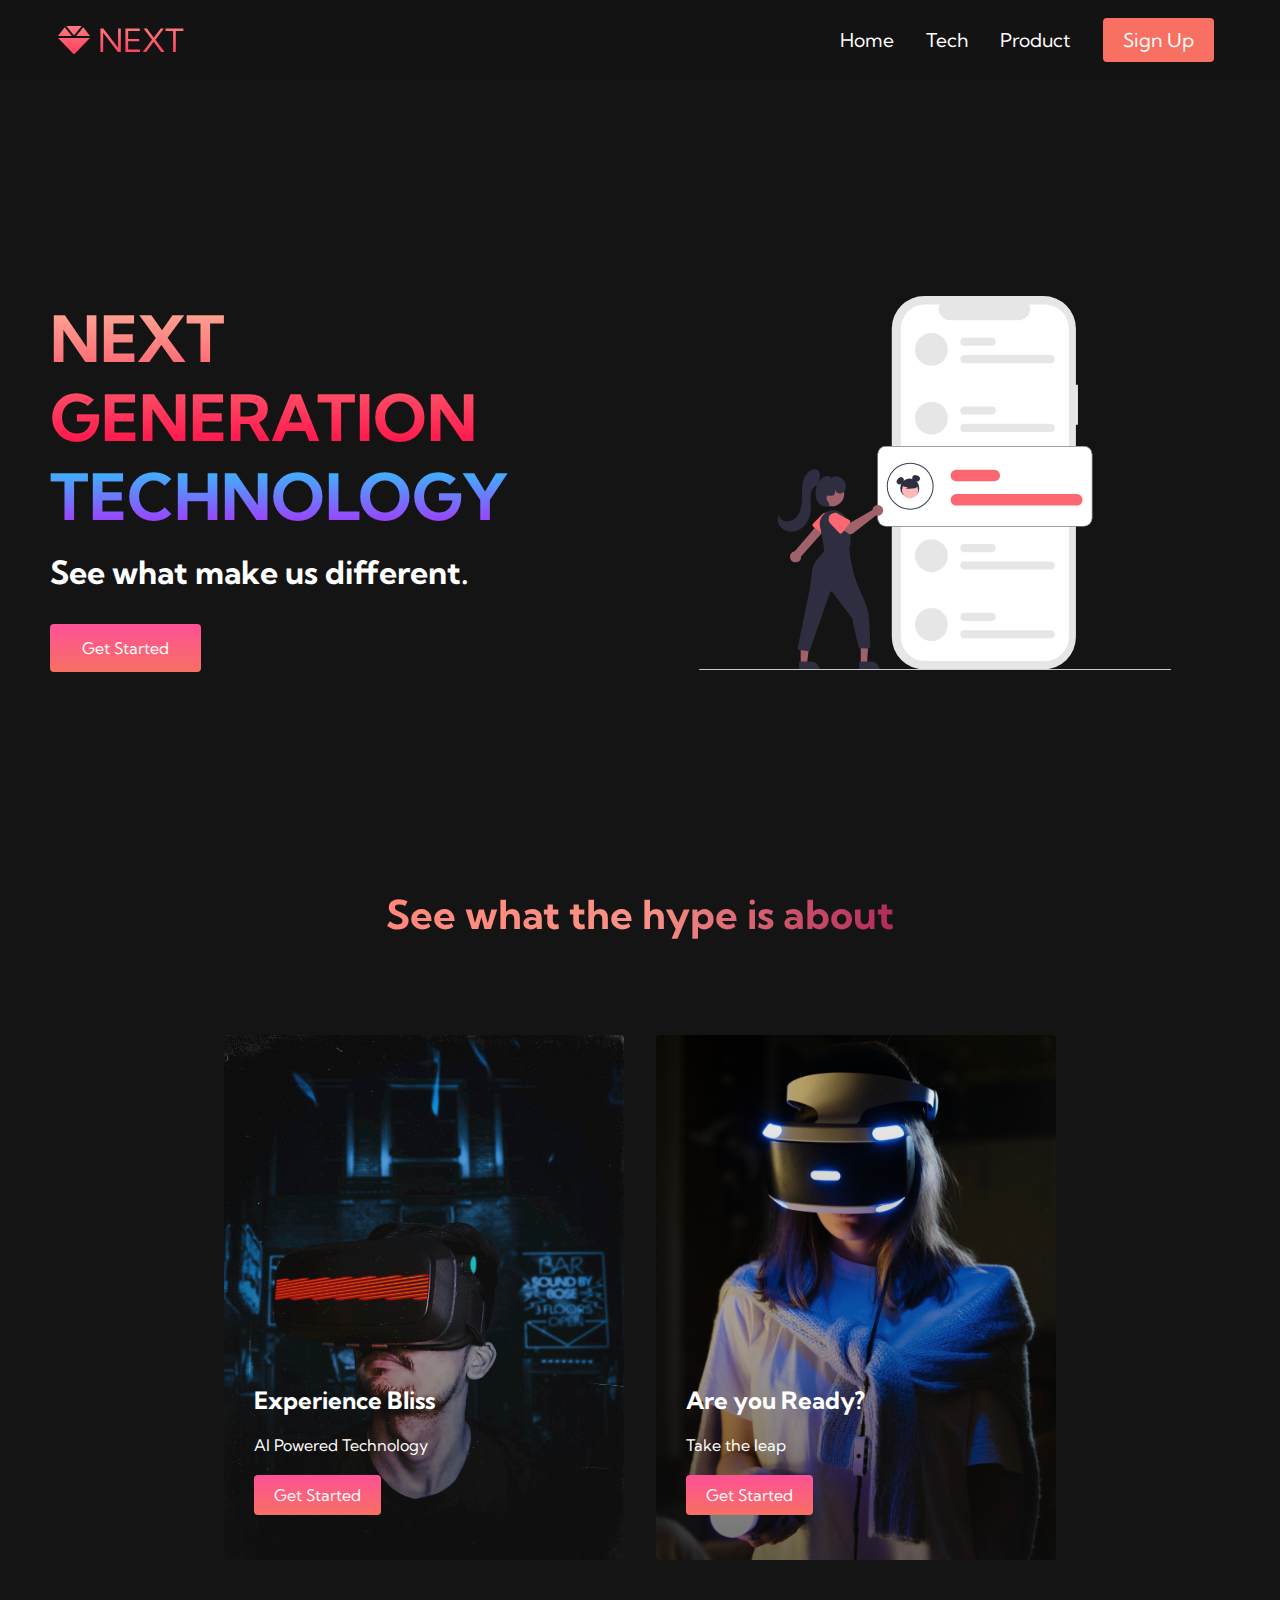
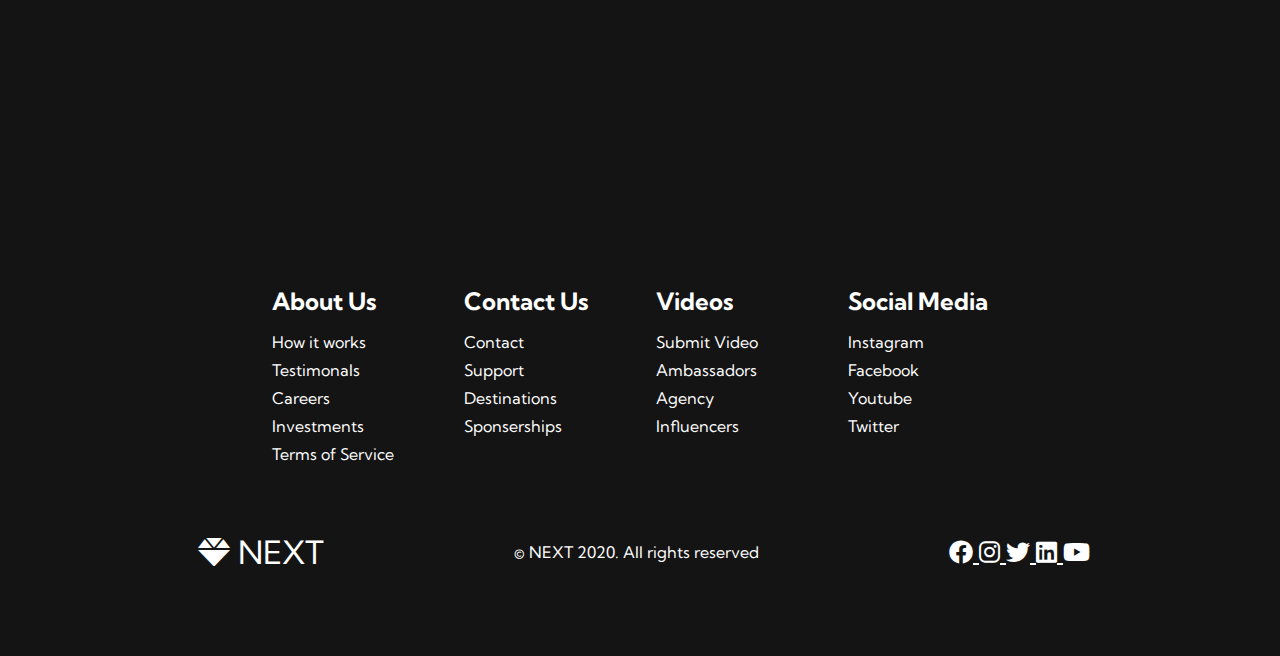
<file: index.html>
<!DOCTYPE html>
<html lang="en">
<head>
    <meta charset="UTF-8">
    <meta name="viewport" content="width=device-width, initial-scale=1.0">
    <title>NEXT webiste</title>
    <link rel="stylesheet" href="style.css">
        <link rel="stylesheet" href="https://cdnjs.cloudflare.com/ajax/libs/font-awesome/6.0.0-beta3/css/all.min.css">
    
    
</head>

<!--- Navbar Section --->
<body>
    <nav class="navbar">
        <div class="navbar__container">
             <a href=" /" id="navbar__logo"><i class="fas fa-gem"></i> NEXT</a>
             <div class="navbar__toggle" id="mobile-menu">
                <span class="bar"></span> 
                <span class="bar"></span> 
                <span class="bar"></span> 
             </div>
             <ul class="navbar__menu">
                <li class="navbar__item">
                    <a href="/" class="navbar__links">Home</a>
                </li>
                <li class="navbar__item">
                    <a href="/tech.html " class="navbar__links">Tech</a>
                </li>
                <li class="navbar__item">
                    <a href="/" class="navbar__links">Product</a>
                </li>
                <li class="navbar__btn">
                    <a href="/" class="button">Sign Up</a>
                </li>
                
             </ul>
        </div>
    </nav>

    <!---- Hero Section ---->

    <div class="main">
        <div class="main__container">
            <div class="main__content">
                <h1> NEXT GENERATION</h1>
                <h2>TECHNOLOGY</h2>
                 <p>See what make us different.</p>
                 <button class="main__btn"><a href="/">Get Started</a> </button>
            </div>
            <div class="main__img--container">
                <img src="pic1.svg" alt="pic" id="main__img">
            </div>
        </div>
    </div>

    <!------ Services Section-->

    <div class="services">
        <h1>See what the hype is about</h1>
        <div class="services__container">
            <div class="services__card">
                <h2>Experience Bliss</h2>
                <p>AI Powered Technology</p>
                <button>Get Started</button>
            </div>
            <div class="services__card">
                <h2>Are you Ready?</h2>
                <p>Take the leap</p>
                <button>Get Started</button>
            </div>
        </div>
    </div>

    <!------Footer Section---->

    <div class="footer__container">
        <div class="footer__links">
            <div class="footer__link--wrapper">
                <div class="footer__link--items">
                    <h2>About Us</h2>
                    <a href="/sign_up">How it works</a>
                    <a href="/">Testimonals</a>
                    <a href="/">Careers </a>
                    <a href="/">Investments</a>
                    <a href="/">Terms of Service</a>
                </div>
                <div class="footer__link--items">
                    <h2>Contact Us</h2>
                    <a href="/">Contact</a>
                    <a href="/">Support</a>
                    <a href="/">Destinations</a>
                    <a href="/">Sponserships</a>
                </div>
            </div>
            <div class="footer__link--wrapper">
                <div class="footer__link--items">
                    <h2>Videos</h2>
                    <a href="/">Submit Video</a>
                    <a href="/">Ambassadors</a>
                    <a href="/">Agency</a>
                    <a href="/">Influencers</a>
                </div>
                <div class="footer__link--items">
                    <h2>Social Media</h2>
                    <a href="/">Instagram</a>
                    <a href="/">Facebook</a>
                    <a href="/">Youtube </a>
                    <a href="/">Twitter</a>
                </div>
            </div>
        </div>
        <div class="social__media">
            <div class="social__media--wrap">
                <div class="footer__logo">
                     <a href="/" id="footer__logo"><i class="fas fa-gem"></i>NEXT</a>
                </div>
                <p class="website__right">© NEXT 2020. All rights reserved</p>
                <div class="social__icons">
                    <a href="/" class="social__icon--link" target="_blank">
                        <i class="fab fa-facebook"></i>
                    </a>
                    <a href="/" class="social__icon--link" target="_blank">
                        <i class="fab fa-instagram"></i>
                    </a>
                    <a href="/" class="social__icon--link" target="_blank">
                        <i class="fab fa-twitter"></i>
                    </a>
                    <a href="/" class="social__icon--link" target="_blank">
                        <i class="fab fa-linkedin"></i>
                    </a>
                    <a href="/" class="social__icon--link" target="_blank">
                        <i class="fab fa-youtube"></i>
                    </a>
                </div>
            </div>
        </div>
    </div>
     
    <script src="script.js"></script>
</body>
</html>
</file>
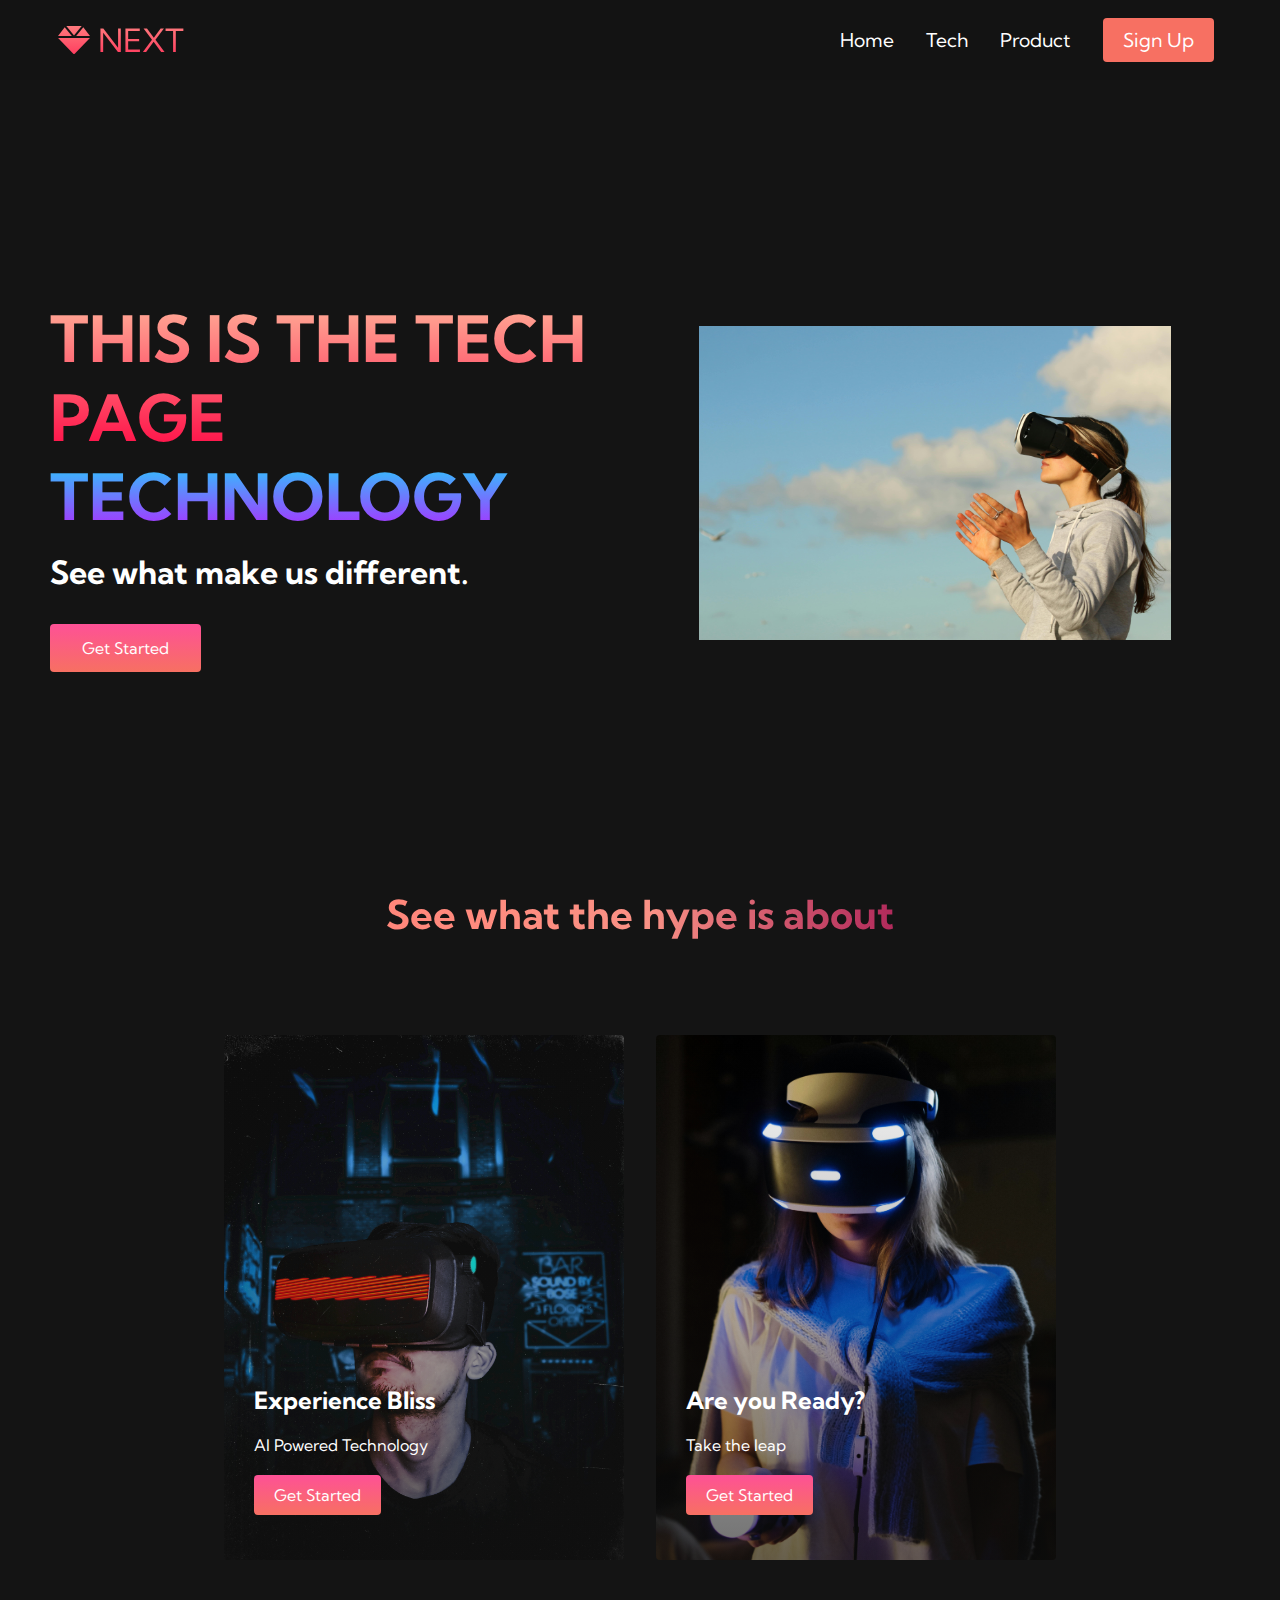
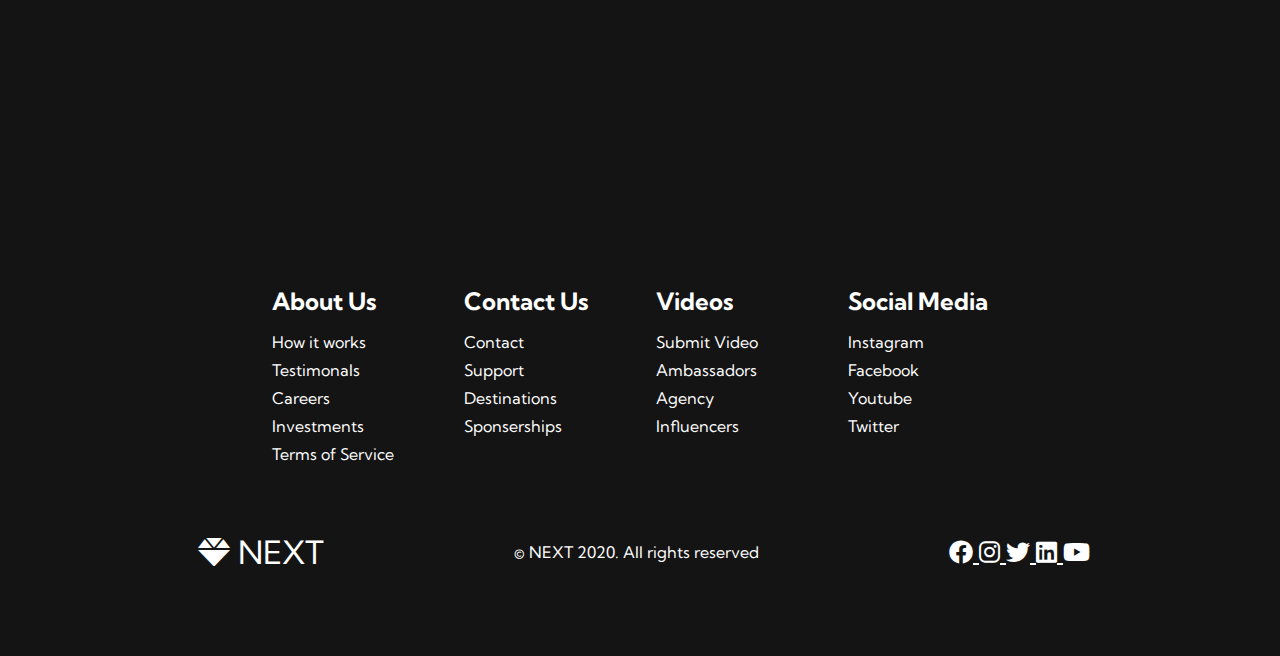
<file: tech.html>
<!DOCTYPE html>
<html lang="en">
<head>
    <meta charset="UTF-8">
    <meta name="viewport" content="width=device-width, initial-scale=1.0">
    <title>NEXT webiste</title>
    <link rel="stylesheet" href="style.css">
        <link rel="stylesheet" href="https://cdnjs.cloudflare.com/ajax/libs/font-awesome/6.0.0-beta3/css/all.min.css">
    
    
</head>

<!--- Navbar Section --->
<body>
    <nav class="navbar">
        <div class="navbar__container">
             <a href=" /" id="navbar__logo"><i class="fas fa-gem"></i> NEXT</a>
             <div class="navbar__toggle" id="mobile-menu">
                <span class="bar"></span> 
                <span class="bar"></span> 
                <span class="bar"></span> 
             </div>
             <ul class="navbar__menu">
                <li class="navbar__item">
                    <a href="/" class="navbar__links">Home</a>
                </li>
                <li class="navbar__item">
                    <a href="/tech.html " class="navbar__links">Tech</a>
                </li>
                <li class="navbar__item">
                    <a href="/" class="navbar__links">Product</a>
                </li>
                <li class="navbar__btn">
                    <a href="/" class="button">Sign Up</a>
                </li>
                
             </ul>
        </div>
    </nav>

    <!---- Hero Section ---->

    <div class="main">
        <div class="main__container">
            <div class="main__content">
                <h1>THIS IS THE TECH PAGE</h1>
                <h2>TECHNOLOGY</h2>
                 <p>See what make us different.</p>
                 <button class="main__btn"><a href="/">Get Started</a> </button>
            </div>
            <div class="main__img--container">
                <img src="pic4.jpg" alt="pic" id="main__img">
            </div>
        </div>
    </div>

    <!------ Services Section-->

    <div class="services">
        <h1>See what the hype is about</h1>
        <div class="services__container">
            <div class="services__card">
                <h2>Experience Bliss</h2>
                <p>AI Powered Technology</p>
                <button>Get Started</button>
            </div>
            <div class="services__card">
                <h2>Are you Ready?</h2>
                <p>Take the leap</p>
                <button>Get Started</button>
            </div>
        </div>
    </div>

    <!------Footer Section---->

    <div class="footer__container">
        <div class="footer__links">
            <div class="footer__link--wrapper">
                <div class="footer__link--items">
                    <h2>About Us</h2>
                    <a href="/sign_up">How it works</a>
                    <a href="/">Testimonals</a>
                    <a href="/">Careers </a>
                    <a href="/">Investments</a>
                    <a href="/">Terms of Service</a>
                </div>
                <div class="footer__link--items">
                    <h2>Contact Us</h2>
                    <a href="/">Contact</a>
                    <a href="/">Support</a>
                    <a href="/">Destinations</a>
                    <a href="/">Sponserships</a>
                </div>
            </div>
            <div class="footer__link--wrapper">
                <div class="footer__link--items">
                    <h2>Videos</h2>
                    <a href="/">Submit Video</a>
                    <a href="/">Ambassadors</a>
                    <a href="/">Agency</a>
                    <a href="/">Influencers</a>
                </div>
                <div class="footer__link--items">
                    <h2>Social Media</h2>
                    <a href="/">Instagram</a>
                    <a href="/">Facebook</a>
                    <a href="/">Youtube </a>
                    <a href="/">Twitter</a>
                </div>
            </div>
        </div>
        <div class="social__media">
            <div class="social__media--wrap">
                <div class="footer__logo">
                     <a href="/" id="footer__logo"><i class="fas fa-gem"></i>NEXT</a>
                </div>
                <p class="website__right">© NEXT 2020. All rights reserved</p>
                <div class="social__icons">
                    <a href="/" class="social__icon--link" target="_blank">
                        <i class="fab fa-facebook"></i>
                    </a>
                    <a href="/" class="social__icon--link" target="_blank">
                        <i class="fab fa-instagram"></i>
                    </a>
                    <a href="/" class="social__icon--link" target="_blank">
                        <i class="fab fa-twitter"></i>
                    </a>
                    <a href="/" class="social__icon--link" target="_blank">
                        <i class="fab fa-linkedin"></i>
                    </a>
                    <a href="/" class="social__icon--link" target="_blank">
                        <i class="fab fa-youtube"></i>
                    </a>
                </div>
            </div>
        </div>
    </div>
     
    <script src="script.js"></script>
</body>
</html>
</file>
<file: style.css>
@import url('https://fonts.googleapis.com/css2?family=Kumbh+Sans&display=swap');
@import url('https://fonts.googleapis.com/css2?family=Kumbh+Sans:wght@700&display=swap');
 
 * {
    box-sizing: border-box;
    margin: 0;
    padding: 0;
    font-family: 'Kumbh Sans', sans-serif;
}

.navbar {
    background-color: #131313 ;
    height: 80px;
    display: flex;
    justify-content: center;
    align-items: center;
    font-size: 1.2rem;
    position: sticky;
    top: 0;
    z-index: 999;
}

.navbar__container {
    display: flex;
    justify-content: space-between;
    height: 80px ;
    z-index: 1;
    width: 100%;
    max-width: 1300px;
    margin: 0 auto;
    padding: 0 50px;
}

#navbar__logo {
    background-color: #ff8177 ;
    background-image: linear-gradient(to top, #ff0844 0%, #ffb199 100%);
    background-size: 100%;
    -webkit-background-clip: text;
    -moz-background-clip: text;
    -webkit-text-fill-color: transparent;
    -moz-text-fill-color: transparent;
    display: flex;
    align-items: center;
    cursor: pointer;
    text-decoration: none;
    font-size: 2rem;
}

.fa-gem {
    margin: 0.5rem;
}

.navbar__menu {
    display: flex;
    align-items: center;
    list-style: none;
    text-align: center;
}

.navbar__item { 
    height: 80px;
}

.navbar__links {
     color: #ffffff;
     display: flex;
     align-items: center;
     justify-content: center;
     text-decoration: none;
     padding: 0 1rem;
     height: 100% ;
}

.navbar__btn {
    display: flex;
    justify-content: center;
    align-items: center;
    padding: 0 1rem;
    width: 100%;
}

.button {
    justify-content: center;
    display: flex;
    align-items: center;
    text-decoration: none;
    padding: 10px 20px;
    height: 100%;
    width: 100%;
    border: none;
    outline: none;
    background: #f77062;
    border-radius: 4px;
    color: #ffffff;
}

.button:hover {
    background: #4837ff;
    transition: all 0.5s ease;
}

.navbar__links:hover {
    color: #f77062;
    transition: all 0.3s ease;
}

@media screen and (max-width: 960px) {
    .navbar__container {
        display: flex;
        justify-content: space-between;
        height: 80px;
        z-index: 1;
        width: 100%;
        max-width: 1300px;
        padding: 0;
    }

    .navbar__menu {
        display: grid;
        grid-template-columns: auto;
        margin: 0;
        width: 100%;
        position: absolute;
        top: -1000px;
        opacity: 0;
        transition: all 0.5s ease;
        height: 50vh;
        z-index: 1;
        background: #131313;
    }

    .navbar__menu.active {
        background: #131313;
        top: 100%;
        opacity: 1;
        transition: all 0.5s ease;
        z-index: 99;
        height: 50vh;
        font-size: 1.6rem;
    }

    #navbar__logo {
        padding-left: 25px;
    }

    .navbar__toggle .bar {
        width: 25px;
        height: 3px;
        margin: 5px auto;
        transition: all 0.3s ease-in-out;
        background: #ffffff;
    }
    .navbar__item {
        width: 100%;
    }

    .navbar__links {
        text-align: center;
        padding: 2rem;
        width: 100%;
        display: table;
    }

    #mobile-menu {
        position: absolute;
        top: 20%;
        right: 5%;
        transform: translate(5%, 20%);
    }

    .navbar__btn {
        padding-bottom: 2rem;
    }

    .button {
        display: flex;
        justify-content: center;
        align-items: center;
        width: 80%;
        height: 80px;
        margin: 0;
    }

    .navbar__toggle .bar {
        display: block;
        cursor: pointer;
    }

    #mobile-menu.is-active .bar:nth-child(2) {
        opacity: 0;
    }

    #mobile-menu.is-active .bar:nth-child(1) {
        transform: translateY(8px) rotate(45deg);
    }

    #mobile-menu.is-active .bar:nth-child(3) {
        transform: translateY(-8px) rotate(-45deg);
    }
}

 
/*-----Hero Section CSS ------*/

.main {
    background-color: #141414;
}
 
.main__container {
    display: grid;
    grid-template-columns: 1fr 1fr;
    align-items: center;
    justify-self: center;
    margin: 0 auto;
    height: 90vh;
    background-color: #141414;
    z-index: 1;
    width: 100%;
    max-width: 1300px;
    padding: 0 50px;
}

.main__container h1 {
    font-size: 4rem;
    background-color: #ff8177;
    background-image: linear-gradient(to top, #ff0844 0%, #ffb199 100% );
    background-size: 100%;
    -webkit-background-clip: text;
    -moz-background-clip: text;
    -webkit-text-fill-color: transparent;
    -moz-text-fill-color: transparent;
}

.main__content h2 {
    font-size: 4rem;
    background-color: #ff8177;
    background-image: linear-gradient(to top, #b721ff 0%, #21d4fd 100% );
    background-size: 100%;
    -webkit-background-clip: text;
    -moz-background-clip: text;
    -webkit-text-fill-color: transparent;
    -moz-text-fill-color: transparent; 
}

.main__content p {
    margin-top: 1rem; 
    font-size: 2rem;
    font-weight: 700;
    color: #ffffff;
}

.main__btn {
    font-size: 1rem ;
    background-image: linear-gradient(to top,  #f77062  0%, #fe5196 100%);
    padding: 14px 32px;
    border: none;
    border-radius: 4px;
    color: #ffffff ;
    margin-top: 2rem;
    cursor: pointer;
    position: relative;
    transition: all 0.35s;
    outline: none;
}

.main__btn a {
    position: relative;
    z-index: 2;
    color: #ffffff;
    text-decoration: none;
}

.main__btn:after {
    position: absolute;
    content: '';
    top: 0;
    left: 0;
    width: 0;
    height: 100%;
    background-color: #4837ff;
    transition: all 0.35s;
    border-radius: 4px; 
}

.main__btn:hover {
    color: #ffffff;
}

.main__btn:hover:after {
    width: 100%;
}

.main__img--container {
    text-align: center;
}

#main__img {
    height: 80%;
    width: 80%;
}

/*----Mobile Responces----*/

@media screen and (max-width:768px){
     .main__container {
        display: grid;
        grid-template-columns: auto;
        align-items: center;
        justify-self: center;
        width: 100%;
        margin:  0 auto;
        height: 90vh;
     }

     .main__content {
         text-align: center;
         margin-bottom: 4rem;
     }

     .main__content h1 {
        font-size: 2.5rem;
        margin-top: 2rem;
     }

     .main__content h2 {
        font-size: 3rem ;
     }

     .main__content p {
        margin-top: 1rem;
        font-size: 1.5rem;
     }
}

@media screen and (max width: 480px) { 
    .main__content h1 {
        font-size: 2rem;
        margin-top: 3rem;
     }

     .main__content h2 {
        font-size: 2rem ;
     }

     .main__content p {
        margin-top: 2rem;
        font-size: 1.5rem;
     }

     .main__btn {
        padding: 12px 36px;
        margin: 2.5rem 0;
     }
}

/*------Services Section------*/

.services {
    background: #141414;
    display: flex;
    flex-direction: column;
    align-items: center;
    height: 100vh;
}

.services h1 {
    background-color: #ff8177;
    background-image: linear-gradient(to right, #ff8177 0%, #ff867A 0%, #ff8c7f 21%, #f99185 52%, #cf556c 78%, #b12a5b 100%);
    background-size: 100%;
    margin-bottom: 5rem;
    font-size: 2.5rem;
    -webkit-background-clip: text;
    -moz-background-clip: text;
    -webkit-text-fill-color: transparent;
    -moz-text-fill-color: transparent;
}

.services__container {
    display: flex;
    justify-content: center;
    flex-wrap: wrap;
}

.services__card {
    margin: 1rem;
    height: 525px;
    width: 400px;
    border-radius: 4px;
    background-image: linear-gradient(to bottom, 
     rgba(0, 0, 0, 0) 0%,
     rgba(17, 17, 17, 0.6) 100%
     ), 
    url('pic2.jpg');
    background-size: cover;
    position: relative;
    color: #ffffff;
}

.services__card:nth-child(2) {
    background-image: linear-gradient(to bottom, 
     rgba(0, 0, 0, 0) 0%,
     rgba(17, 17, 17, 0.6) 100%
     ), 
    url('pic3.jpg');
}

.services h2 {
    position: absolute;
    top: 350px;
    left: 30px;
}

.services__card p {
    position: absolute;
    top: 400px;
    left: 30px;
}

.services__card button {
    color: #ffffff;
    padding: 10px 20px;
    border: none;
    outline: none;
    border-radius: 4px;
    background: #f77062;
    position: absolute;
    top: 440px;
    left: 30px;
    font-size: 1rem;
    cursor: pointer;
    background-image: linear-gradient(to top,  #f77062  0%, #fe5196 100%, #f56f6f 52%, #f5ef4f 20%);
}

.services__card:hover {
    transform: scale(1.075);
    transition: 0.2s ease-in;
    cursor: pointer;
}

@media screen and (maxwidth: 960px) {
    .services {
        height: 1600px;
    }

    .services h1 {
        font-size: 2rem;
        margin-top: 12rem;
    }
}

@media screen and (maxwidth: 480px) {
    .services {
        height: 1400px;
    }

    .services h1 {
        font-size: 1.2rem;
    }

    .services__card {
        width: 300px;
    }
}

/*-----Footer CSS------*/

.footer__container {
    background-color: #141414;
    padding:  5rem 0;
    display: flex;
    justify-content: center;
    flex-direction: column;
    align-items: center;
}

#footer__logo {
    color: #ffffff;
    display: flex;
    align-items: center;
     cursor: pointer;
     text-decoration: none;
     font-size: 2rem;
}

.footer__links {
    width: 100%;
    max-width: 1000px;
    display: flex;
    justify-content: center;
}

.footer__link--wrapper {
    display: flex;
}

.footer__link--items {
    display: flex;
    flex-direction: column;
    align-items: flex-start;
    margin: 16px;
    width: 160px;
    box-sizing: border-box;
    text-align: left;
}

.footer__link--items h2 {
    margin-bottom: 16px;
}

.footer__link--items > h2 {
    color: #ffffff;
}

.footer__link--items a {
    color: #ffffff;
    text-decoration: none;
    margin-bottom: 0.5rem;
}

.footer__link--items a:hover {
    color: #e9e9e9;
    transition: 0.3s ease-out;
}

/*-----Social Icons-----*/

.social__icon--link {
    color: #ffffff;
    font-size: 24px;
}

.social__media {
    max-width: 1000px;
    width: 100%;
}

.social__media--wrap {
    display: flex;
    justify-content: space-between;
    align-items: center;
    width: 90%;
    max-width: 1000px;
    margin: 40px auto 0 auto;
}

.social__icon {
    display: flex;
    justify-content: space-between;
    align-items: center;
    width: 240px;
}

.social__logo {
    color: #ffffff;
    justify-self: flex-start;
    margin-left: 20px;
    cursor: pointer;
    text-decoration: none;
    font-size: 2rem;
    display: flex;
    align-items: center;
    margin-bottom: 16px;
}

.website__right {
    color: #ffffff;  
}

@media screen and (maxwidth: 820px) {
    .footer__links {
        padding: 2rem;
    }

    #footer__logo {
        margin-bottom: 2rem;
    }

    .website__right {
        margin-bottom: 2rem;
    }

    .footer__link--wrapper {
        flex-direction: column;
    }

    .social__media--wrap {
        flex-direction: column;
    }
}

@media screen and (maxwidth: 480px) {
    .footer__link--items {
        margin: 0;
        padding: 10px;
        width: 100%;
    }
}
</file>
